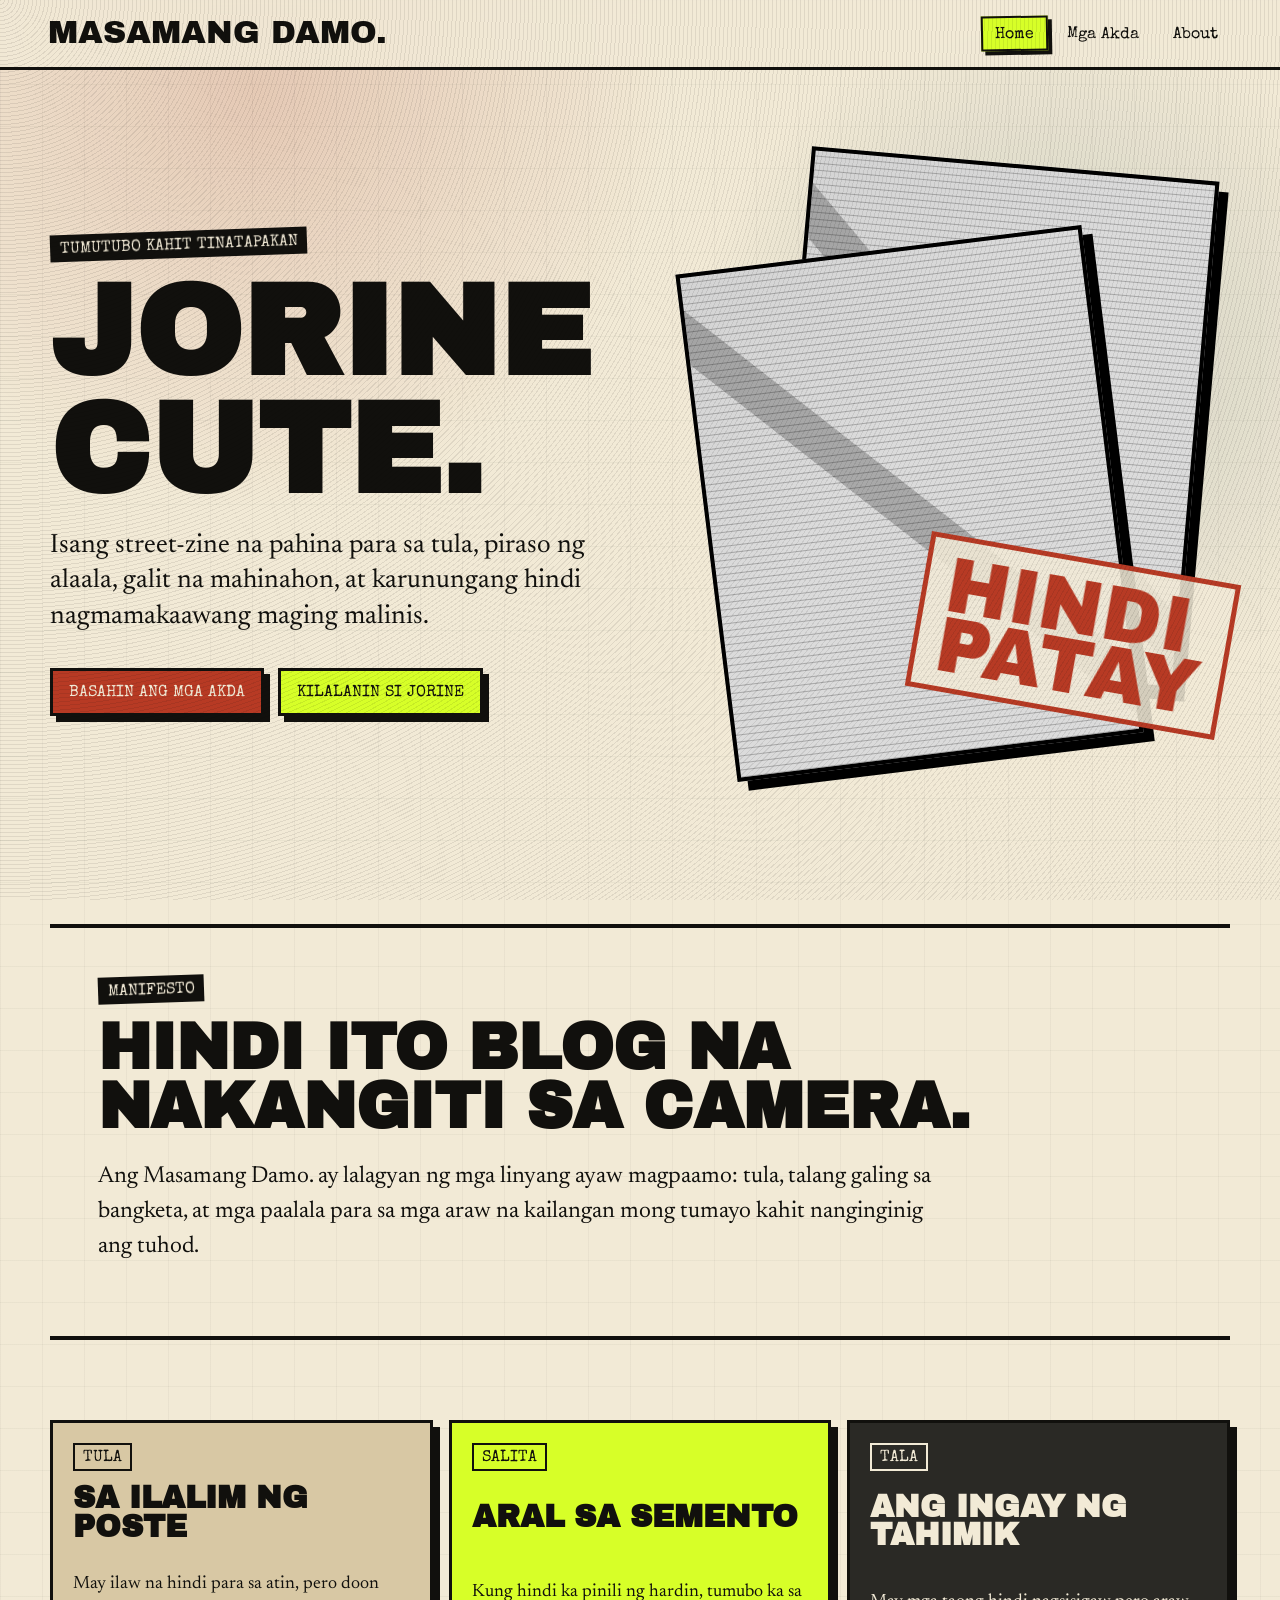
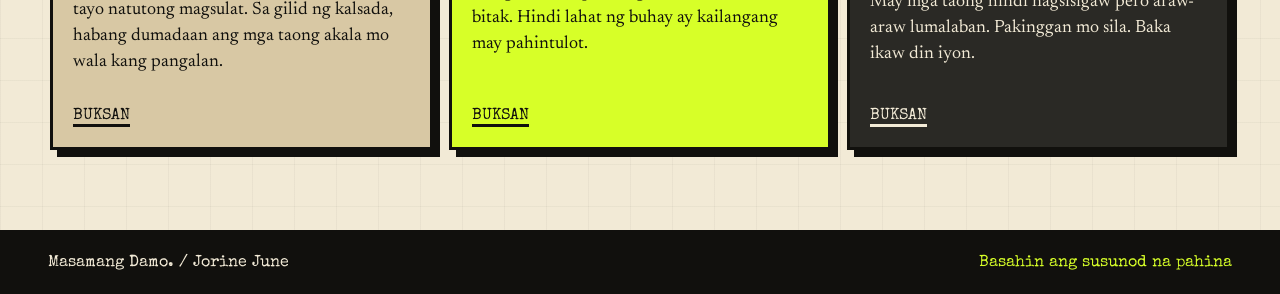
<file: index.html>
<!DOCTYPE html>
<html lang="tl">
<head>
  <meta charset="UTF-8">
  <meta name="viewport" content="width=device-width, initial-scale=1.0">
  <title>Masamang Damo. | Tula, sugat, at salita</title>
  <meta name="description" content="Masamang Damo. ni Jorine June - mga tula, salita, at munting galit na tumutubo sa semento.">
  <link rel="preconnect" href="https://fonts.googleapis.com">
  <link rel="preconnect" href="https://fonts.gstatic.com" crossorigin>
  <link href="https://fonts.googleapis.com/css2?family=Archivo+Black&family=Newsreader:opsz,wght@6..72,400;6..72,600;6..72,700&family=Special+Elite&display=swap" rel="stylesheet">
  <link rel="stylesheet" href="styles.css">
</head>
<body>
  <div class="noise"></div>
  <div class="cursor-dot" aria-hidden="true"></div>

  <header class="site-header">
    <a class="brand glitch" href="index.html" data-text="Masamang Damo.">Masamang Damo.</a>
    <nav class="main-nav" aria-label="Pangunahing menu">
      <a class="active" href="index.html">Home</a>
      <a href="akda.html">Mga Akda</a>
      <a href="about.html">About</a>
    </nav>
  </header>

  <main>
    <section class="hero">
      <div class="hero-copy reveal">
        <p class="kicker">tumutubo kahit tinatapakan</p>
        <h1>Jorine Cute.</h1>
        <p class="lead">Isang street-zine na pahina para sa tula, piraso ng alaala, galit na mahinahon, at karunungang hindi nagmamakaawang maging malinis.</p>
        <div class="hero-actions">
          <a class="btn primary" href="akda.html">Basahin ang mga akda</a>
          <a class="btn ghost" href="about.html">Kilalanin si Jorine</a>
        </div>
      </div>

      <div class="hero-collage reveal delay-1" aria-label="Collage ng zine at halamang tumutubo sa lungsod">
        <div class="collage-img img-a" role="img" aria-label="Halaman sa madilim na kanto" style="--photo: url('https://images.unsplash.com/photo-1493246507139-91e8fad9978e?auto=format&fit=crop&w=900&q=80')"></div>
        <div class="collage-img img-b" role="img" aria-label="Lumang papel at sulat" style="--photo: url('https://images.unsplash.com/photo-1516383740770-fbcc5ccbece0?auto=format&fit=crop&w=900&q=80')"></div>
        <div class="stamp">hindi<br>patay</div>
      </div>
    </section>

    <section class="manifesto reveal">
      <p class="section-tag">manifesto</p>
      <h2>Hindi ito blog na nakangiti sa camera.</h2>
      <p>Ang Masamang Damo. ay lalagyan ng mga linyang ayaw magpaamo: tula, talang galing sa bangketa, at mga paalala para sa mga araw na kailangan mong tumayo kahit nanginginig ang tuhod.</p>
    </section>

    <section class="featured-grid" aria-label="Tampok na akda">
      <article class="feature-piece reveal">
        <span class="type-label">tula</span>
        <h3>Sa Ilalim ng Poste</h3>
        <p>May ilaw na hindi para sa atin, pero doon tayo natutong magsulat. Sa gilid ng kalsada, habang dumadaan ang mga taong akala mo wala kang pangalan.</p>
        <a href="akda.html#poste">Buksan</a>
      </article>
      <article class="feature-piece torn reveal delay-1">
        <span class="type-label">salita</span>
        <h3>Aral sa Semento</h3>
        <p>Kung hindi ka pinili ng hardin, tumubo ka sa bitak. Hindi lahat ng buhay ay kailangang may pahintulot.</p>
        <a href="akda.html#semento">Buksan</a>
      </article>
      <article class="feature-piece dark reveal delay-2">
        <span class="type-label">tala</span>
        <h3>Ang Ingay ng Tahimik</h3>
        <p>May mga taong hindi nagsisigaw pero araw-araw lumalaban. Pakinggan mo sila. Baka ikaw din iyon.</p>
        <a href="akda.html#tahimik">Buksan</a>
      </article>
    </section>
  </main>

  <footer class="site-footer">
    <p>Masamang Damo. / Jorine June</p>
    <a href="akda.html">Basahin ang susunod na pahina</a>
  </footer>

  <script src="script.js"></script>
</body>
</html>
</file>
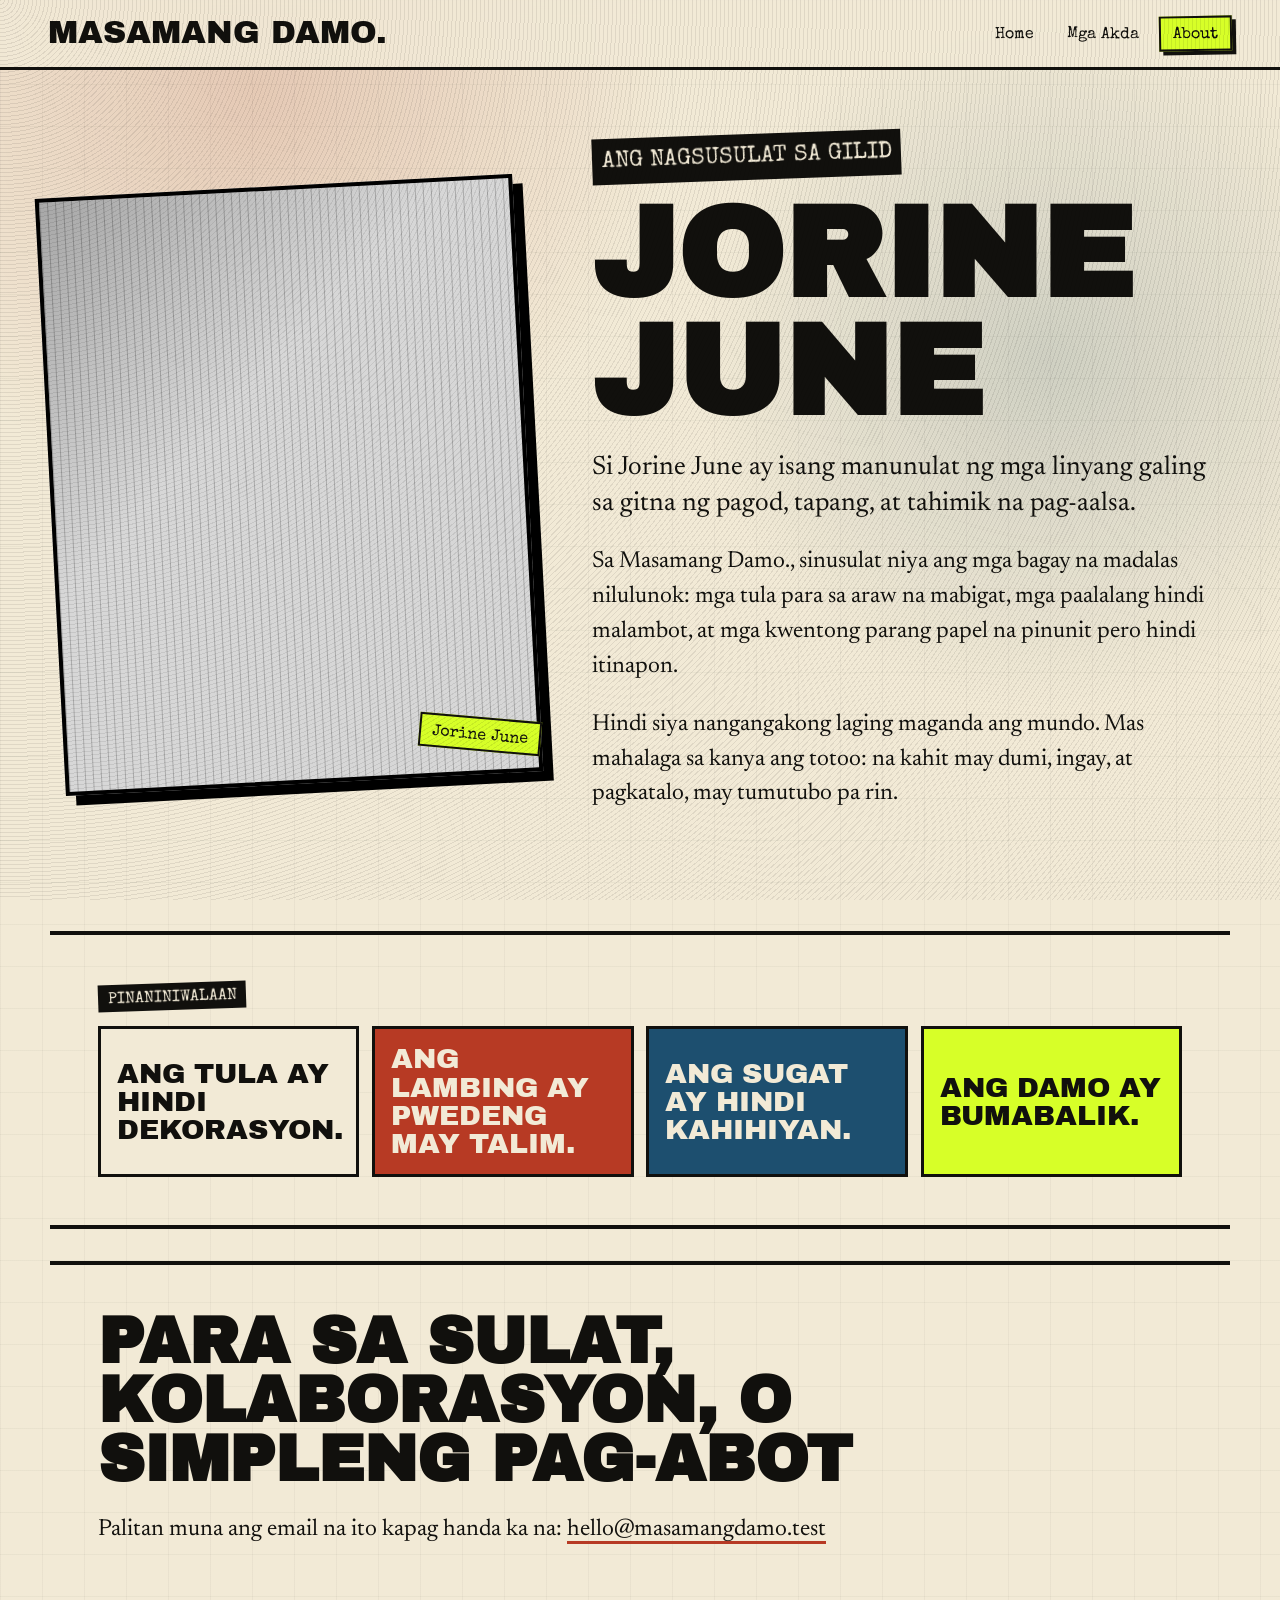
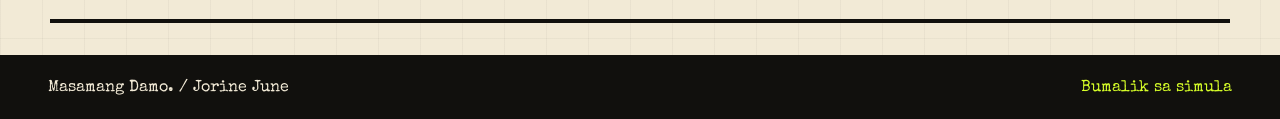
<file: about.html>
<!DOCTYPE html>
<html lang="tl">
<head>
  <meta charset="UTF-8">
  <meta name="viewport" content="width=device-width, initial-scale=1.0">
  <title>About | Masamang Damo.</title>
  <meta name="description" content="Kilalanin si Jorine June, ang tinig sa likod ng Masamang Damo.">
  <link rel="preconnect" href="https://fonts.googleapis.com">
  <link rel="preconnect" href="https://fonts.gstatic.com" crossorigin>
  <link href="https://fonts.googleapis.com/css2?family=Archivo+Black&family=Newsreader:opsz,wght@6..72,400;6..72,600;6..72,700&family=Special+Elite&display=swap" rel="stylesheet">
  <link rel="stylesheet" href="styles.css">
</head>
<body>
  <div class="noise"></div>
  <div class="cursor-dot" aria-hidden="true"></div>

  <header class="site-header">
    <a class="brand glitch" href="index.html" data-text="Masamang Damo.">Masamang Damo.</a>
    <nav class="main-nav" aria-label="Pangunahing menu">
      <a href="index.html">Home</a>
      <a href="akda.html">Mga Akda</a>
      <a class="active" href="about.html">About</a>
    </nav>
  </header>

  <main>
    <section class="about-hero">
      <div class="about-image reveal">
        <div class="portrait-photo" role="img" aria-label="Manunulat na nasa mesa na may kuwaderno" style="--photo: url('https://images.unsplash.com/photo-1515378791036-0648a3ef77b2?auto=format&fit=crop&w=900&q=80')"></div>
        <span class="photo-note">Jorine June</span>
      </div>
      <div class="about-copy reveal delay-1">
        <p class="kicker">ang nagsusulat sa gilid</p>
        <h1>Jorine June</h1>
        <p class="lead">Si Jorine June ay isang manunulat ng mga linyang galing sa gitna ng pagod, tapang, at tahimik na pag-aalsa.</p>
        <p>Sa Masamang Damo., sinusulat niya ang mga bagay na madalas nilulunok: mga tula para sa araw na mabigat, mga paalalang hindi malambot, at mga kwentong parang papel na pinunit pero hindi itinapon.</p>
        <p>Hindi siya nangangakong laging maganda ang mundo. Mas mahalaga sa kanya ang totoo: na kahit may dumi, ingay, at pagkatalo, may tumutubo pa rin.</p>
      </div>
    </section>

    <section class="beliefs reveal">
      <p class="section-tag">pinaniniwalaan</p>
      <div class="belief-strip">
        <span>Ang tula ay hindi dekorasyon.</span>
        <span>Ang lambing ay pwedeng may talim.</span>
        <span>Ang sugat ay hindi kahihiyan.</span>
        <span>Ang damo ay bumabalik.</span>
      </div>
    </section>

    <section class="contact-panel reveal">
      <h2>Para sa sulat, kolaborasyon, o simpleng pag-abot</h2>
      <p>Palitan muna ang email na ito kapag handa ka na: <a href="mailto:hello@masamangdamo.test">hello@masamangdamo.test</a></p>
    </section>
  </main>

  <footer class="site-footer">
    <p>Masamang Damo. / Jorine June</p>
    <a href="index.html">Bumalik sa simula</a>
  </footer>

  <script src="script.js"></script>
</body>
</html>
</file>
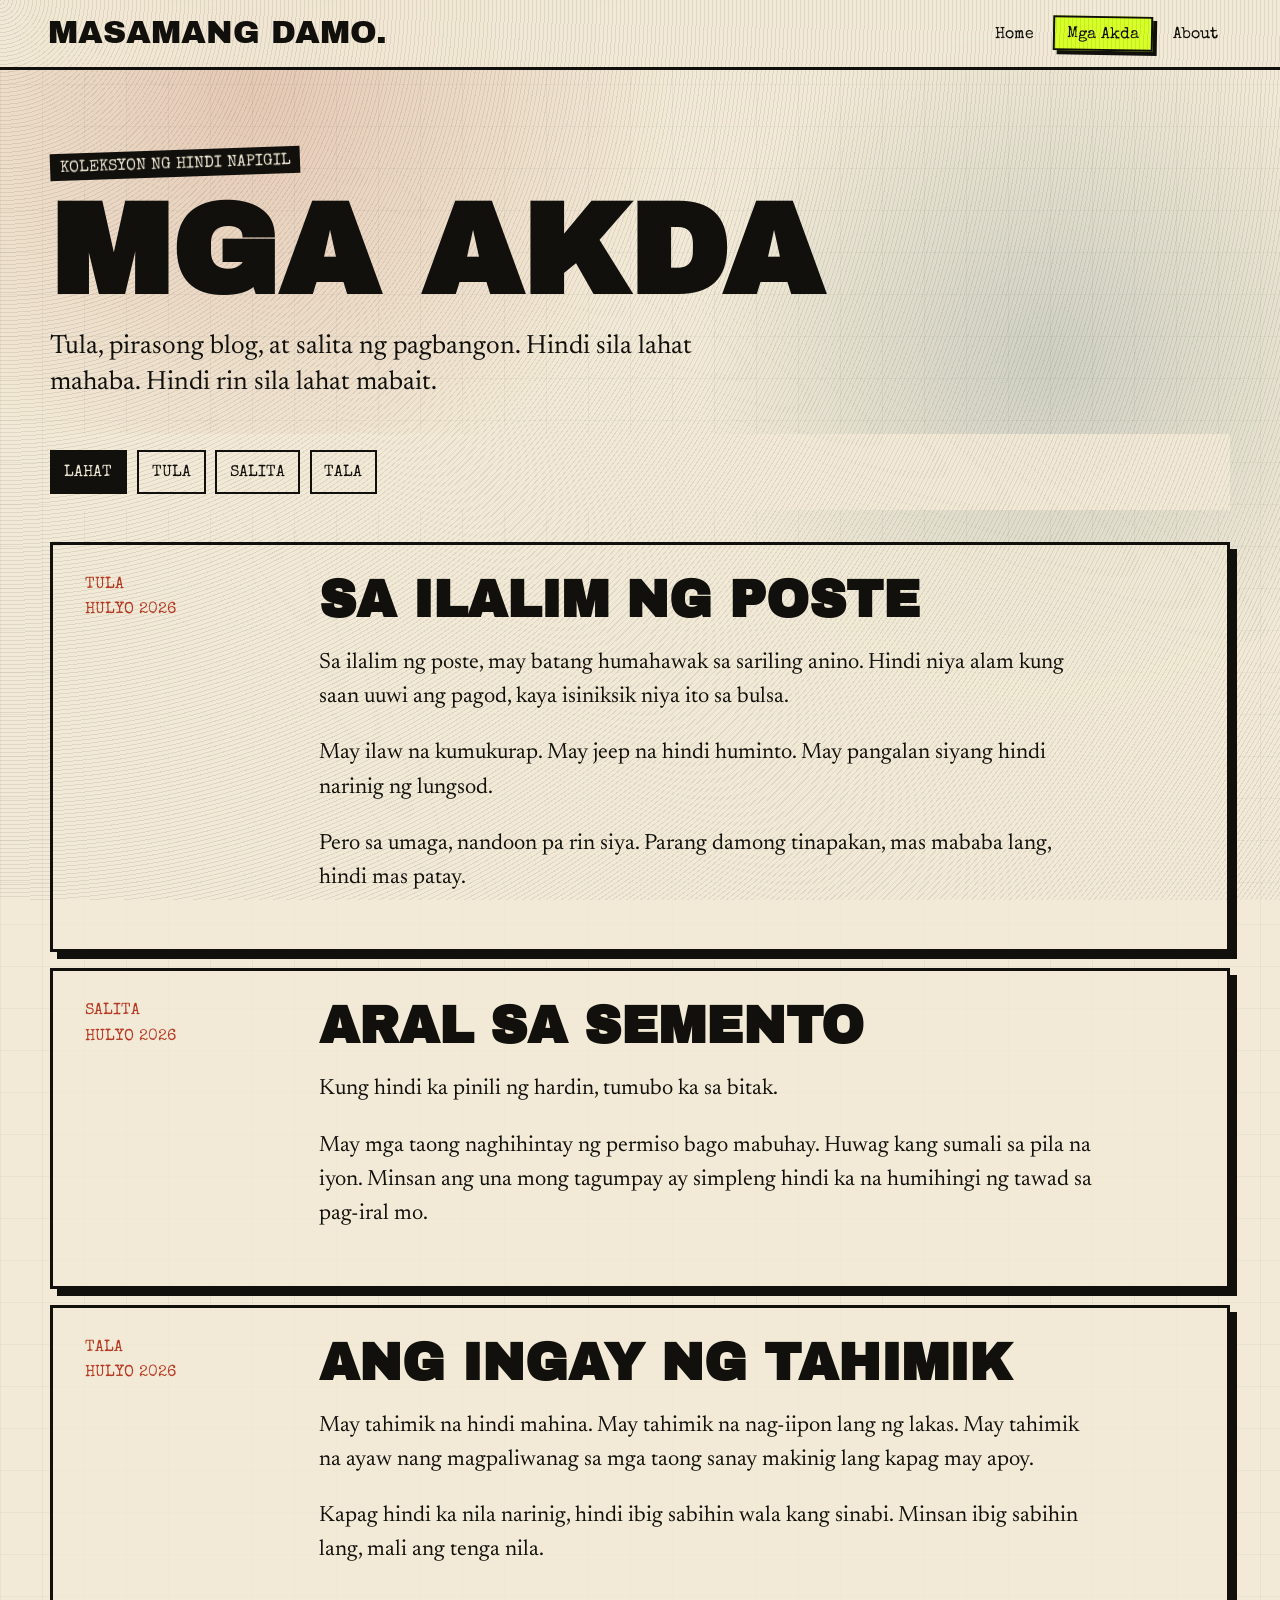
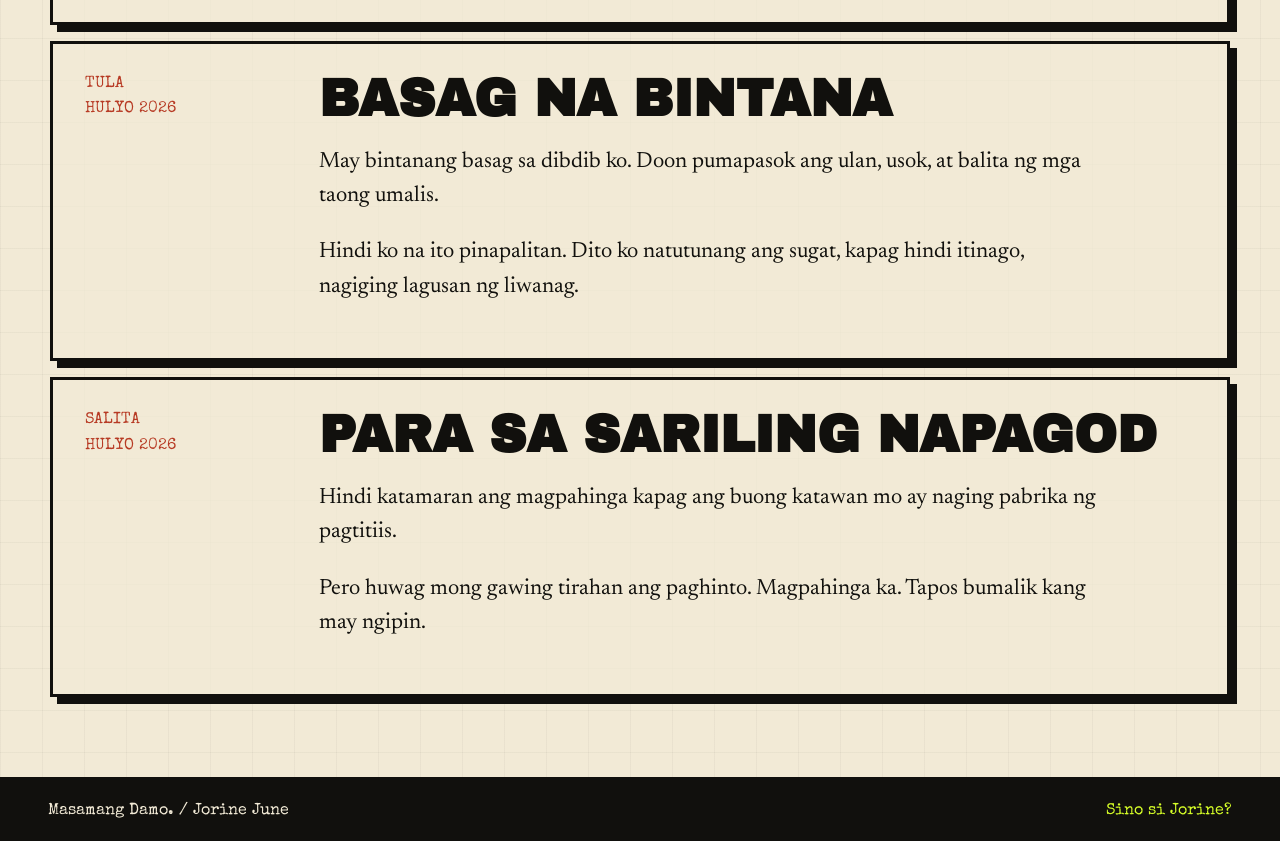
<file: akda.html>
<!DOCTYPE html>
<html lang="tl">
<head>
  <meta charset="UTF-8">
  <meta name="viewport" content="width=device-width, initial-scale=1.0">
  <title>Mga Akda | Masamang Damo.</title>
  <meta name="description" content="Mga tula, tala, at salita ni Jorine June para sa Masamang Damo.">
  <link rel="preconnect" href="https://fonts.googleapis.com">
  <link rel="preconnect" href="https://fonts.gstatic.com" crossorigin>
  <link href="https://fonts.googleapis.com/css2?family=Archivo+Black&family=Newsreader:opsz,wght@6..72,400;6..72,600;6..72,700&family=Special+Elite&display=swap" rel="stylesheet">
  <link rel="stylesheet" href="styles.css">
</head>
<body>
  <div class="noise"></div>
  <div class="cursor-dot" aria-hidden="true"></div>

  <header class="site-header">
    <a class="brand glitch" href="index.html" data-text="Masamang Damo.">Masamang Damo.</a>
    <nav class="main-nav" aria-label="Pangunahing menu">
      <a href="index.html">Home</a>
      <a class="active" href="akda.html">Mga Akda</a>
      <a href="about.html">About</a>
    </nav>
  </header>

  <main>
    <section class="page-intro reveal">
      <p class="kicker">koleksyon ng hindi napigil</p>
      <h1>Mga Akda</h1>
      <p class="lead">Tula, pirasong blog, at salita ng pagbangon. Hindi sila lahat mahaba. Hindi rin sila lahat mabait.</p>
    </section>

    <section class="filter-bar reveal delay-1" aria-label="Salain ang mga akda">
      <button class="filter-btn active" data-filter="all">Lahat</button>
      <button class="filter-btn" data-filter="tula">Tula</button>
      <button class="filter-btn" data-filter="salita">Salita</button>
      <button class="filter-btn" data-filter="tala">Tala</button>
    </section>

    <section class="works-list" aria-live="polite">
      <article id="poste" class="work-item reveal" data-category="tula">
        <div class="work-meta">
          <span>Tula</span>
          <time datetime="2026-07-08">Hulyo 2026</time>
        </div>
        <div class="work-body">
          <h2>Sa Ilalim ng Poste</h2>
          <p>Sa ilalim ng poste, may batang humahawak sa sariling anino. Hindi niya alam kung saan uuwi ang pagod, kaya isiniksik niya ito sa bulsa.</p>
          <p>May ilaw na kumukurap. May jeep na hindi huminto. May pangalan siyang hindi narinig ng lungsod.</p>
          <p>Pero sa umaga, nandoon pa rin siya. Parang damong tinapakan, mas mababa lang, hindi mas patay.</p>
        </div>
      </article>

      <article id="semento" class="work-item reveal" data-category="salita">
        <div class="work-meta">
          <span>Salita</span>
          <time datetime="2026-07-08">Hulyo 2026</time>
        </div>
        <div class="work-body">
          <h2>Aral sa Semento</h2>
          <p>Kung hindi ka pinili ng hardin, tumubo ka sa bitak.</p>
          <p>May mga taong naghihintay ng permiso bago mabuhay. Huwag kang sumali sa pila na iyon. Minsan ang una mong tagumpay ay simpleng hindi ka na humihingi ng tawad sa pag-iral mo.</p>
        </div>
      </article>

      <article id="tahimik" class="work-item reveal" data-category="tala">
        <div class="work-meta">
          <span>Tala</span>
          <time datetime="2026-07-08">Hulyo 2026</time>
        </div>
        <div class="work-body">
          <h2>Ang Ingay ng Tahimik</h2>
          <p>May tahimik na hindi mahina. May tahimik na nag-iipon lang ng lakas. May tahimik na ayaw nang magpaliwanag sa mga taong sanay makinig lang kapag may apoy.</p>
          <p>Kapag hindi ka nila narinig, hindi ibig sabihin wala kang sinabi. Minsan ibig sabihin lang, mali ang tenga nila.</p>
        </div>
      </article>

      <article class="work-item reveal" data-category="tula">
        <div class="work-meta">
          <span>Tula</span>
          <time datetime="2026-07-08">Hulyo 2026</time>
        </div>
        <div class="work-body">
          <h2>Basag na Bintana</h2>
          <p>May bintanang basag sa dibdib ko. Doon pumapasok ang ulan, usok, at balita ng mga taong umalis.</p>
          <p>Hindi ko na ito pinapalitan. Dito ko natutunang ang sugat, kapag hindi itinago, nagiging lagusan ng liwanag.</p>
        </div>
      </article>

      <article class="work-item reveal" data-category="salita">
        <div class="work-meta">
          <span>Salita</span>
          <time datetime="2026-07-08">Hulyo 2026</time>
        </div>
        <div class="work-body">
          <h2>Para sa Sariling Napagod</h2>
          <p>Hindi katamaran ang magpahinga kapag ang buong katawan mo ay naging pabrika ng pagtitiis.</p>
          <p>Pero huwag mong gawing tirahan ang paghinto. Magpahinga ka. Tapos bumalik kang may ngipin.</p>
        </div>
      </article>
    </section>
  </main>

  <footer class="site-footer">
    <p>Masamang Damo. / Jorine June</p>
    <a href="about.html">Sino si Jorine?</a>
  </footer>

  <script src="script.js"></script>
</body>
</html>
</file>
<file: styles.css>
:root {
  --ink: #11100d;
  --paper: #f2ead6;
  --old-paper: #d8c8a4;
  --acid: #d7ff28;
  --rust: #b73a24;
  --blue: #1d4f6f;
  --ash: #2a2925;
  --line: rgba(17, 16, 13, 0.28);
  --shadow: 10px 10px 0 var(--ink);
}

* {
  box-sizing: border-box;
}

html {
  scroll-behavior: smooth;
}

body {
  margin: 0;
  min-height: 100vh;
  color: var(--ink);
  background:
    linear-gradient(90deg, rgba(17, 16, 13, 0.04) 1px, transparent 1px) 0 0 / 42px 42px,
    linear-gradient(rgba(17, 16, 13, 0.035) 1px, transparent 1px) 0 0 / 42px 42px,
    var(--paper);
  font-family: "Newsreader", Georgia, serif;
  overflow-x: hidden;
}

body::before {
  content: "";
  position: fixed;
  inset: 0;
  pointer-events: none;
  background:
    radial-gradient(circle at 20% 10%, rgba(183, 58, 36, 0.18), transparent 26rem),
    radial-gradient(circle at 82% 40%, rgba(29, 79, 111, 0.16), transparent 22rem);
  mix-blend-mode: multiply;
  z-index: -2;
}

a {
  color: inherit;
  text-decoration: none;
}

img {
  display: block;
  max-width: 100%;
}

.noise {
  position: fixed;
  inset: 0;
  pointer-events: none;
  opacity: 0.16;
  z-index: 50;
  background-image:
    repeating-radial-gradient(circle at 0 0, rgba(17, 16, 13, 0.55) 0 1px, transparent 1px 4px);
  mix-blend-mode: multiply;
}

.cursor-dot {
  position: fixed;
  left: 0;
  top: 0;
  width: 18px;
  height: 18px;
  border: 2px solid var(--rust);
  border-radius: 999px;
  pointer-events: none;
  transform: translate(-50%, -50%);
  z-index: 60;
  opacity: 0;
  transition: width 160ms ease, height 160ms ease, opacity 200ms ease;
}

.cursor-dot.is-hot {
  width: 42px;
  height: 42px;
  background: rgba(215, 255, 40, 0.22);
}

.site-header {
  position: sticky;
  top: 0;
  z-index: 20;
  display: flex;
  align-items: center;
  justify-content: space-between;
  gap: 1rem;
  padding: 1rem clamp(1rem, 4vw, 3rem);
  border-bottom: 3px solid var(--ink);
  background: rgba(242, 234, 214, 0.88);
  backdrop-filter: blur(10px);
}

.brand {
  position: relative;
  font-family: "Archivo Black", Impact, sans-serif;
  font-size: clamp(1.15rem, 3vw, 2rem);
  text-transform: uppercase;
  line-height: 0.95;
}

.glitch::before,
.glitch::after {
  content: attr(data-text);
  position: absolute;
  inset: 0;
  opacity: 0;
  pointer-events: none;
}

.glitch::before {
  color: var(--rust);
  transform: translate(-2px, 1px);
}

.glitch::after {
  color: var(--blue);
  transform: translate(2px, -1px);
}

.glitch:hover::before,
.glitch:hover::after {
  opacity: 0.72;
  animation: jitter 420ms steps(2, end) infinite;
}

.main-nav {
  display: flex;
  flex-wrap: wrap;
  justify-content: flex-end;
  gap: 0.35rem;
  font-family: "Special Elite", Courier, monospace;
}

.main-nav a {
  padding: 0.55rem 0.75rem 0.4rem;
  border: 2px solid transparent;
  transform: rotate(-1deg);
}

.main-nav a:nth-child(2) {
  transform: rotate(1deg);
}

.main-nav a:hover,
.main-nav a.active {
  border-color: var(--ink);
  background: var(--acid);
  box-shadow: 4px 4px 0 var(--ink);
}

main {
  width: min(1180px, calc(100% - 2rem));
  margin: 0 auto;
}

.hero {
  min-height: calc(100vh - 78px);
  display: grid;
  grid-template-columns: minmax(0, 1.06fr) minmax(300px, 0.94fr);
  align-items: center;
  gap: clamp(2rem, 5vw, 5rem);
  padding: 4rem 0 5rem;
}

.kicker,
.section-tag,
.type-label,
.work-meta {
  font-family: "Special Elite", Courier, monospace;
  text-transform: uppercase;
  letter-spacing: 0;
}

.kicker,
.section-tag {
  display: inline-block;
  margin: 0 0 1rem;
  padding: 0.45rem 0.6rem 0.25rem;
  color: var(--paper);
  background: var(--ink);
  transform: rotate(-2deg);
}

h1,
h2,
h3 {
  margin: 0;
  font-family: "Archivo Black", Impact, sans-serif;
  line-height: 0.92;
  text-transform: uppercase;
}

h1 {
  max-width: 12ch;
  font-size: clamp(3.2rem, 10vw, 8.6rem);
}

.page-intro h1,
.about-copy h1 {
  max-width: none;
}

h2 {
  font-size: clamp(2rem, 5vw, 4.6rem);
}

h3 {
  font-size: clamp(1.3rem, 2.4vw, 2.2rem);
}

.lead {
  max-width: 720px;
  margin: 1.2rem 0 0;
  font-size: clamp(1.2rem, 2.4vw, 1.65rem);
  line-height: 1.35;
}

.hero-actions {
  display: flex;
  flex-wrap: wrap;
  gap: 0.85rem;
  margin-top: 2rem;
}

.btn {
  display: inline-flex;
  align-items: center;
  justify-content: center;
  min-height: 48px;
  padding: 0.85rem 1rem 0.65rem;
  border: 3px solid var(--ink);
  font-family: "Special Elite", Courier, monospace;
  text-transform: uppercase;
  box-shadow: 6px 6px 0 var(--ink);
  transition: transform 160ms ease, box-shadow 160ms ease;
}

.btn:hover {
  transform: translate(4px, 4px) rotate(-1deg);
  box-shadow: 2px 2px 0 var(--ink);
}

.btn.primary {
  background: var(--rust);
  color: var(--paper);
}

.btn.ghost {
  background: var(--acid);
}

.hero-collage {
  position: relative;
  min-height: 620px;
}

.collage-img {
  position: absolute;
  width: min(78%, 430px);
  aspect-ratio: 4 / 5;
  border: 4px solid var(--ink);
  background:
    linear-gradient(135deg, rgba(215, 255, 40, 0.34), transparent 42%),
    linear-gradient(45deg, transparent 0 46%, rgba(17, 16, 13, 0.22) 46% 52%, transparent 52%),
    var(--photo) center / cover,
    repeating-linear-gradient(0deg, rgba(17, 16, 13, 0.22) 0 1px, transparent 1px 7px),
    var(--old-paper);
  background-blend-mode: multiply, normal, luminosity, multiply, normal;
  filter: grayscale(1) contrast(1.25);
  box-shadow: var(--shadow);
}

.img-a {
  top: 0;
  right: 2rem;
  transform: rotate(5deg);
}

.img-b {
  bottom: 1.5rem;
  left: 0;
  transform: rotate(-7deg);
}

.stamp {
  position: absolute;
  right: 0;
  bottom: 4.3rem;
  padding: 1rem 1.2rem 0.7rem;
  border: 5px solid var(--rust);
  color: var(--rust);
  background: rgba(242, 234, 214, 0.88);
  font-family: "Archivo Black", Impact, sans-serif;
  font-size: clamp(2.3rem, 6vw, 4.8rem);
  line-height: 0.78;
  text-transform: uppercase;
  transform: rotate(10deg);
  animation: stampPulse 2.8s ease-in-out infinite;
}

.manifesto,
.beliefs,
.contact-panel {
  margin: 2rem 0;
  padding: clamp(1.5rem, 4vw, 3rem);
  border-top: 4px solid var(--ink);
  border-bottom: 4px solid var(--ink);
}

.manifesto p:not(.section-tag),
.contact-panel p,
.about-copy p:not(.lead) {
  max-width: 860px;
  font-size: clamp(1.1rem, 2vw, 1.45rem);
  line-height: 1.5;
}

.featured-grid {
  display: grid;
  grid-template-columns: repeat(3, minmax(0, 1fr));
  gap: 1rem;
  padding: 3rem 0 5rem;
}

.feature-piece {
  min-height: 330px;
  display: flex;
  flex-direction: column;
  align-items: flex-start;
  justify-content: space-between;
  padding: 1.25rem;
  border: 3px solid var(--ink);
  background: var(--old-paper);
  box-shadow: 7px 7px 0 var(--ink);
  transform: rotate(-1deg);
}

.feature-piece:nth-child(2) {
  transform: rotate(1.5deg);
}

.feature-piece.dark {
  color: var(--paper);
  background: var(--ash);
}

.feature-piece.torn {
  background:
    linear-gradient(135deg, transparent 0 12px, var(--acid) 12px),
    var(--acid);
}

.feature-piece p {
  font-size: 1.12rem;
  line-height: 1.45;
}

.feature-piece a {
  border-bottom: 3px solid currentColor;
  font-family: "Special Elite", Courier, monospace;
  text-transform: uppercase;
}

.type-label {
  padding: 0.35rem 0.5rem 0.15rem;
  border: 2px solid currentColor;
}

.page-intro {
  padding: 5rem 0 2rem;
}

.filter-bar {
  position: sticky;
  top: 76px;
  z-index: 10;
  display: flex;
  flex-wrap: wrap;
  gap: 0.6rem;
  padding: 1rem 0;
  background: rgba(242, 234, 214, 0.92);
  backdrop-filter: blur(8px);
}

.filter-btn {
  min-height: 44px;
  padding: 0.65rem 0.8rem 0.45rem;
  border: 2px solid var(--ink);
  color: var(--ink);
  background: transparent;
  font: 1rem "Special Elite", Courier, monospace;
  text-transform: uppercase;
  cursor: pointer;
}

.filter-btn:hover,
.filter-btn.active {
  background: var(--ink);
  color: var(--paper);
}

.works-list {
  display: grid;
  gap: 1rem;
  padding: 2rem 0 5rem;
}

.work-item {
  display: grid;
  grid-template-columns: 210px minmax(0, 1fr);
  gap: 1.5rem;
  padding: clamp(1.2rem, 3vw, 2rem);
  border: 3px solid var(--ink);
  background: rgba(242, 234, 214, 0.72);
  box-shadow: 7px 7px 0 var(--ink);
  transition: opacity 220ms ease, transform 220ms ease;
}

.work-item.is-hidden {
  display: none;
}

.work-meta {
  display: flex;
  flex-direction: column;
  gap: 0.6rem;
  color: var(--rust);
}

.work-body h2 {
  margin-bottom: 1rem;
  font-size: clamp(1.8rem, 4vw, 4rem);
}

.work-body p {
  max-width: 780px;
  font-size: clamp(1.14rem, 2vw, 1.38rem);
  line-height: 1.55;
}

.about-hero {
  min-height: calc(100vh - 78px);
  display: grid;
  grid-template-columns: minmax(280px, 0.75fr) minmax(0, 1fr);
  align-items: center;
  gap: clamp(2rem, 5vw, 5rem);
  padding: 4rem 0;
}

.about-image {
  position: relative;
}

.portrait-photo {
  width: 100%;
  aspect-ratio: 4 / 5;
  border: 4px solid var(--ink);
  background:
    linear-gradient(135deg, rgba(183, 58, 36, 0.3), transparent 38%),
    var(--photo) center / cover,
    repeating-linear-gradient(90deg, rgba(17, 16, 13, 0.2) 0 1px, transparent 1px 8px),
    var(--old-paper);
  background-blend-mode: multiply, luminosity, multiply, normal;
  filter: grayscale(1) contrast(1.2);
  box-shadow: var(--shadow);
  transform: rotate(-3deg);
}

.photo-note {
  position: absolute;
  right: -0.8rem;
  bottom: 2rem;
  padding: 0.55rem 0.7rem 0.35rem;
  border: 2px solid var(--ink);
  background: var(--acid);
  font-family: "Special Elite", Courier, monospace;
  transform: rotate(5deg);
}

.belief-strip {
  display: grid;
  grid-template-columns: repeat(4, minmax(0, 1fr));
  gap: 0.8rem;
}

.belief-strip span {
  min-height: 150px;
  display: flex;
  align-items: center;
  padding: 1rem;
  border: 3px solid var(--ink);
  background: var(--paper);
  font-family: "Archivo Black", Impact, sans-serif;
  font-size: clamp(1.1rem, 2.2vw, 1.8rem);
  line-height: 1;
  text-transform: uppercase;
}

.belief-strip span:nth-child(2) {
  background: var(--rust);
  color: var(--paper);
}

.belief-strip span:nth-child(3) {
  background: var(--blue);
  color: var(--paper);
}

.belief-strip span:nth-child(4) {
  background: var(--acid);
}

.contact-panel a {
  border-bottom: 3px solid var(--rust);
}

.site-footer {
  display: flex;
  justify-content: space-between;
  gap: 1rem;
  padding: 1.4rem clamp(1rem, 4vw, 3rem);
  border-top: 3px solid var(--ink);
  background: var(--ink);
  color: var(--paper);
  font-family: "Special Elite", Courier, monospace;
}

.site-footer p {
  margin: 0;
}

.site-footer a {
  color: var(--acid);
}

.js-ready .reveal {
  opacity: 0;
  transform: translateY(26px) rotate(-0.4deg);
  transition: opacity 700ms ease, transform 700ms cubic-bezier(0.2, 0.8, 0.2, 1);
}

.reveal,
.js-ready .reveal.is-visible {
  opacity: 1;
  transform: translateY(0) rotate(0);
}

.delay-1 {
  transition-delay: 120ms;
}

.delay-2 {
  transition-delay: 240ms;
}

@keyframes jitter {
  0% { clip-path: inset(0 0 70% 0); }
  35% { clip-path: inset(45% 0 25% 0); }
  70% { clip-path: inset(12% 0 55% 0); }
  100% { clip-path: inset(78% 0 0 0); }
}

@keyframes stampPulse {
  0%, 100% { transform: rotate(10deg) scale(1); }
  50% { transform: rotate(7deg) scale(1.04); }
}

@media (max-width: 820px) {
  .site-header,
  .site-footer {
    align-items: flex-start;
    flex-direction: column;
  }

  .main-nav {
    justify-content: flex-start;
  }

  .hero,
  .about-hero,
  .work-item {
    grid-template-columns: 1fr;
  }

  .hero {
    padding-top: 2.5rem;
  }

  .hero-collage {
    min-height: 500px;
  }

  .featured-grid,
  .belief-strip {
    grid-template-columns: 1fr;
  }

  .filter-bar {
    top: 119px;
  }

  .work-meta {
    flex-direction: row;
    flex-wrap: wrap;
  }
}

@media (max-width: 520px) {
  main {
    width: min(100% - 1rem, 1180px);
  }

  h1 {
    font-size: clamp(2.85rem, 17vw, 5.2rem);
  }

  .hero-collage {
    min-height: 390px;
  }

  .collage-img {
    width: 76%;
  }

  .img-a {
    right: 0.5rem;
  }

  .stamp {
    right: 0.2rem;
    bottom: 2.4rem;
  }

  .filter-bar {
    top: 126px;
  }

  .cursor-dot {
    display: none;
  }
}

@media (prefers-reduced-motion: reduce) {
  *,
  *::before,
  *::after {
    animation-duration: 0.01ms !important;
    animation-iteration-count: 1 !important;
    scroll-behavior: auto !important;
    transition-duration: 0.01ms !important;
  }
}
</file>
